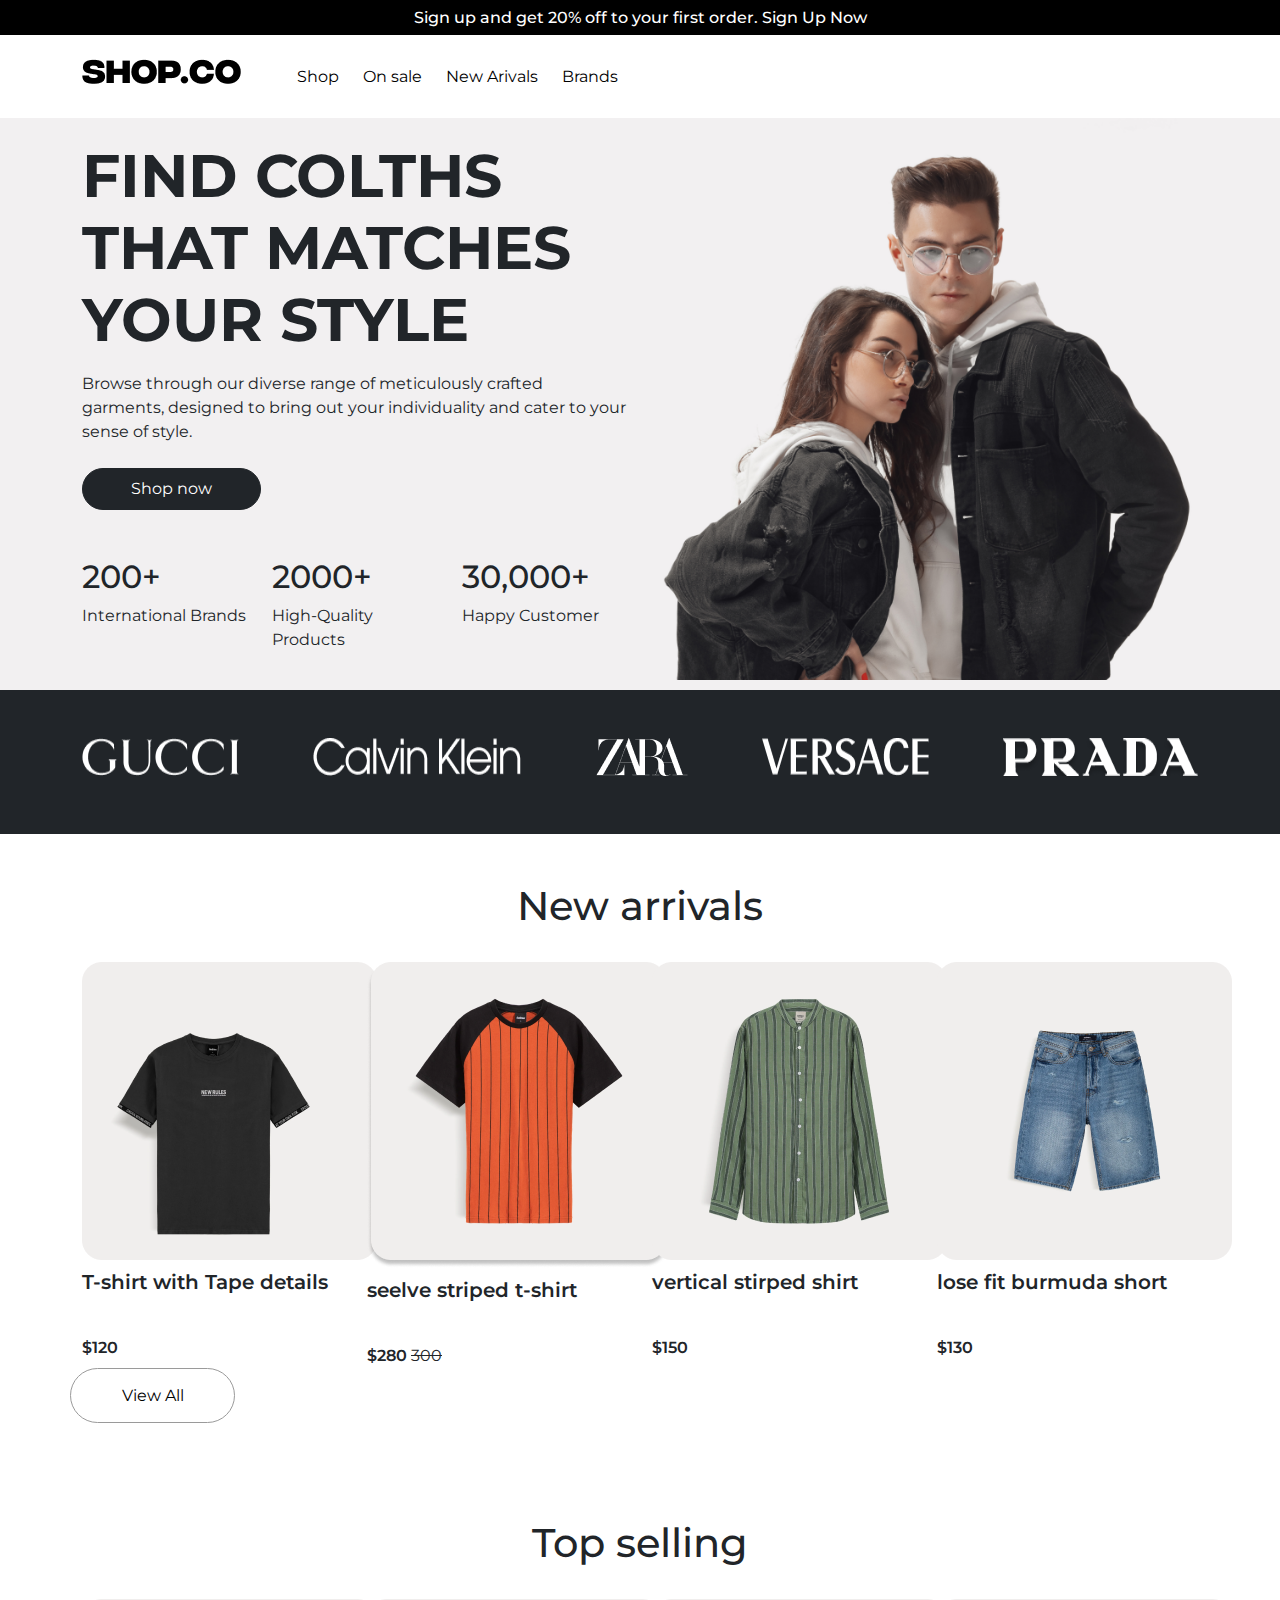
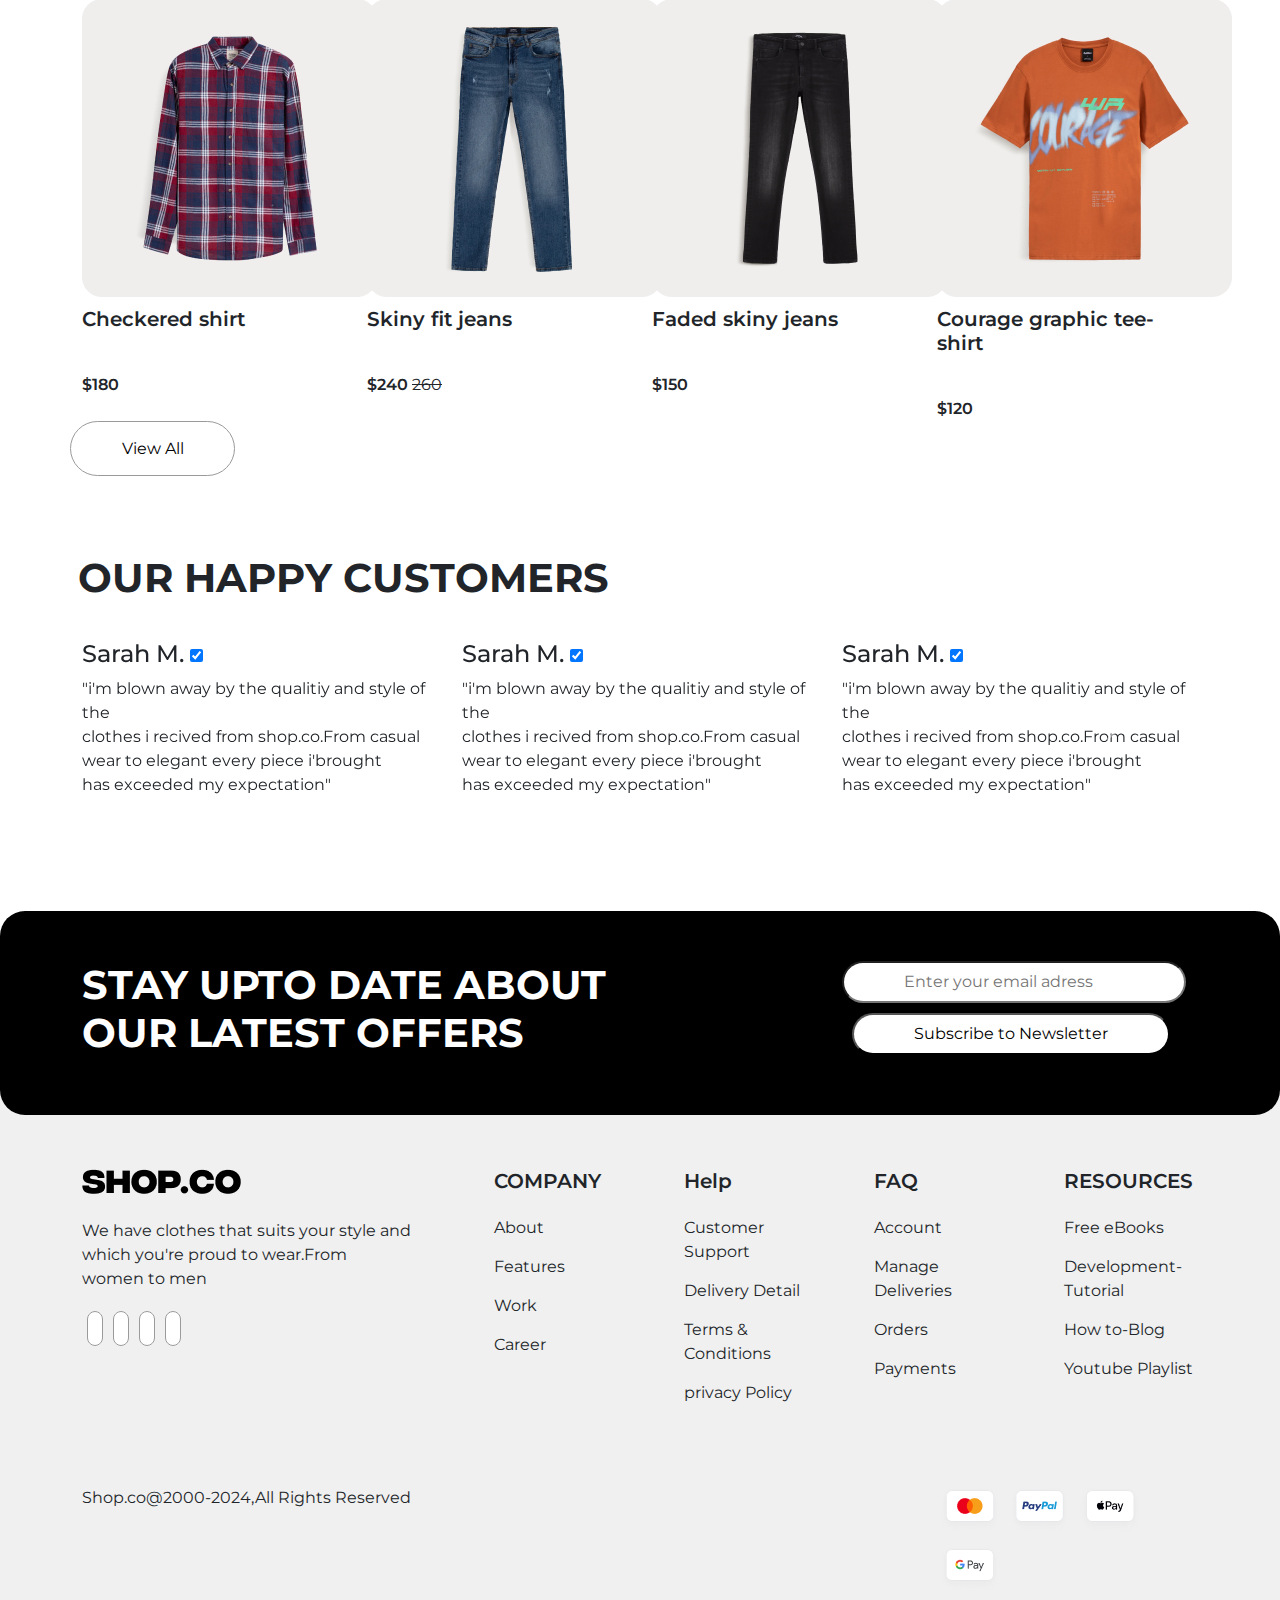
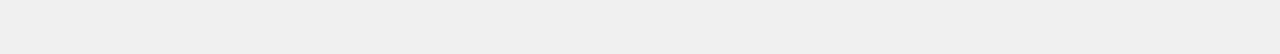
<file: index.html>
<!doctype html>
<html lang="en">

<head>
    <!-- Required meta tags -->
    <meta charset="utf-8">
    <meta name="viewport" content="width=device-width, initial-scale=1">

    <!-- Bootstrap CSS -->
    <link href="https://cdn.jsdelivr.net/npm/bootstrap@5.3.3/dist/css/bootstrap.min.css" rel="stylesheet"
        integrity="sha384-QWTKZyjpPEjISv5WaRU9OFeRpok6YctnYmDr5pNlyT2bRjXh0JMhjY6hW+ALEwIH" crossorigin="anonymous">
    <link rel="stylesheet" href="https://cdnjs.cloudflare.com/ajax/libs/font-awesome/6.5.2/css/all.min.css"
        integrity="sha512-SnH5WK+bZxgPHs44uWIX+LLJAJ9/2PkPKZ5QiAj6Ta86w+fsb2TkcmfRyVX3pBnMFcV7oQPJkl9QevSCWr3W6A=="
        crossorigin="anonymous" referrerpolicy="no-referrer" />
    <link href="https://fonts.googleapis.com/css2?family=Montserrat:ital,wght@0,100..900;1,100..900&display=swap"
        rel="stylesheet">

    <link rel="stylesheet" href="style.css">

    <title>E-commerce website</title>
</head>

<body>
    <!--Top bar-->
    <div class="top-bar py-2 bg-black text-center">
        <div class="container">
            <h6 class="mb-0">Sign up and get 20% off to your first order.<a href="#"> Sign Up Now</a></h6>
        </div>
    </div>

    <!--Navbar-->
    <div class="navbar-main py-4">
        <div class="container">
            <div class="row justify-content-between">
                <div class="col-10">
                    <div class="d-flex align-items-center gap-4">
                        <img src="./images/SHOP.CO.png">

                        <ul class="d-flex gap-4 mb-0 pb-0">
                            <li>
                                <a href="product.html">Shop</a>
                            </li>
                            <li>
                                <a href="#">On sale</a>
                            </li>
                            <li>
                                <a href="#">New Arivals</a>
                            </li>
                            <li>
                                <a href="#">Brands</a>
                            </li>
                        </ul>
                    </div>
                </div>
                <div class="col-2 ">
                    <div class="d-flex gap-3 justify-content-end">
                        <i class="fa-solid fa-cart-shopping"></i>
                        <i class="fa-solid fa-image-portrait"></i>
                    </div>
                </div>

            </div>
        </div>
    </div>

    <!--second-link-->
    <div class="hero-section">
        <div class="container ">
            <div class="row align-items-center ">
                <div class="col-xl-6 col-lg-12 col-md-12 col-sm-12">
                    <h1 class="fw-bolder">FIND COLTHS <br>THAT MATCHES <br>YOUR STYLE</h1>
                    <P class="py-2">Browse through our diverse range of meticulously crafted garments, designed to bring
                        out your
                        individuality and cater to your sense of style.</P>
                    <button class="btn-dark btn px-5 py-2 rounded-pill">Shop now</button>
                    <div class="row pt-5">
                        <div class="col-4">
                            <h2> 200+</h2>
                            <p>International Brands</p>
                        </div>
                        <div class="col-4">
                            <h2>2000+</h2>
                            <p>High-Quality Products</p>
                        </div>
                        <div class="col-4">
                            <h2>30,000+</h2>
                            <p>Happy Customer</p>
                        </div>
                    </div>
                </div>
                <div class="col-xl-6 col-lg-12 col-md-12 col-sm-12">
                    <img class="img-fluid" src="./images/Rectangle 2 (1).png">
                </div>
            </div>

        </div>
    </div>
    <div class="third-section bg-dark py-5">
        <div class="container">
            <div class="d-flex gap-4 justify-content-between flex-wrap">
                <img class="img-fluid" src="/images/Vector (1).png">
                <img class="img-fluid" src="/images/Vector (2).png">
                <img class="img-fluid" src="/images/Vector.png">
                <img class="img-fluid" src="/images/Group (1).png">
                <img  class="img-fluid"src="/images/Group (2).png">
            </div>
        </div>

    </div>
    <div class="new-arrivals py-5">
        <h1 class="text-center pb-4">New arrivals</h1>
        <div class="container">
            <div class="row">
                <div class="col-xl-3 col-lg-4 col-md-6 col-sm-12">
                    <img src="./images/Frame 32.png">
                    <h5>T-shirt with Tape details</h5>
                    <i class="fa-solid fa-star"></i>
                    <i class="fa-solid fa-star"></i>
                    <i class="fa-solid fa-star"></i>
                    <i class="fa-solid fa-star"></i>
                    <i class="fa-solid fa-star"></i>
                    <br>
                    <b>$120</b>

                </div>
                <div class="col-xl-3 col-lg-4 col-md-6 col-sm-12">
                    <img src="./images//Frame 38.png">
                    <h5>seelve striped t-shirt</h5>
                    <i class="fa-solid fa-star"></i>
                    <i class="fa-solid fa-star"></i>
                    <i class="fa-solid fa-star"></i>
                    <i class="fa-solid fa-star"></i>
                    <i class="fa-solid fa-star"></i>
                    <br>
                    <b>$280</b>
                    <del>300</del>

                </div>
                <div class="col-xl-3 col-lg-4 col-md-6 col-sm-12">
                    <img src="./images/Frame 32 (1).png">
                    <h5>vertical stirped shirt</h5>
                    <i class="fa-solid fa-star"></i>
                    <i class="fa-solid fa-star"></i>
                    <i class="fa-solid fa-star"></i>
                    <i class="fa-solid fa-star"></i>
                    <i class="fa-solid fa-star"></i>
                    <br>
                    <b>$150</b>

                </div>
                <div class="col-xl-3 col-lg-4 col-md-6 col-sm-12">
                    <img src="./images/Frame 34 (1).png">
                    <h5>lose fit burmuda short</h5>
                    <i class="fa-solid fa-star"></i>
                    <i class="fa-solid fa-star"></i>
                    <i class="fa-solid fa-star"></i>
                    <i class="fa-solid fa-star"></i>
                    <i class="fa-solid fa-star"></i>
                    <br>
                    <b>$130</b>
                </div>
                <button>View All</button>
            </div>
        </div>
    </div>
    <div class="Top-selling py-5">
        <h1 class="text-center pb-4">Top selling</h1>
        <div class="container">
            <div class="row">
                <div class="col-xl-3 col-lg-4 col-md-6 col-sm-12">
                    <img src="./images/Frame 34.png">
                    <h5>Checkered shirt</h5>
                    <i class="fa-solid fa-star"></i>
                    <i class="fa-solid fa-star"></i>
                    <i class="fa-solid fa-star"></i>
                    <i class="fa-solid fa-star"></i>
                    <i class="fa-solid fa-star"></i>
                    <br>
                    <b>$180</b>

                </div>
                <div class="col-xl-3 col-lg-4 col-md-6 col-sm-12 ">
                    <img src="./images/Frame 33.png">
                    <h5>Skiny fit jeans</h5>
                    <i class="fa-solid fa-star"></i>
                    <i class="fa-solid fa-star"></i>
                    <i class="fa-solid fa-star"></i>
                    <i class="fa-solid fa-star"></i>
                    <i class="fa-solid fa-star"></i>
                    <br>
                    <b>$240</b>
                    <del>260</del>

                </div>
                <div class="col-xl-3 col-lg-4 col-md-6 col-sm-12">
                    <img src="./images/Frame 38 (2).png">
                    <h5>Faded skiny jeans</h5>
                    <i class="fa-solid fa-star"></i>
                    <i class="fa-solid fa-star"></i>
                    <i class="fa-solid fa-star"></i>
                    <i class="fa-solid fa-star"></i>
                    <i class="fa-solid fa-star"></i>
                    <br>
                    <b>$150</b>

                </div>
                <div class="col-xl-3 col-lg-4 col-md-6 col-sm-12">
                    <img src="./images/Frame 33 (1).png">
                    <h5>Courage graphic tee-shirt</h5>
                    <i class="fa-solid fa-star"></i>
                    <i class="fa-solid fa-star"></i>
                    <i class="fa-solid fa-star"></i>
                    <i class="fa-solid fa-star"></i>
                    <i class="fa-solid fa-star"></i>
                    <br>
                    <b>$120</b>
                </div>
                <button>View All</button>
            </div>
        </div>
    </div>
    <!-- <div class="dress-style">
        <h1>BROWESE BY DRESS STYLE</h1>
        <div class="conttainer">
            <div class="row">
                <div class="col-4">
                    <img src="./images/Frame 61.png">
                </div>
                <div class="col-8">
<img src="./images/Frame 62.png">
                </div>
            </div>
        </div>
    </div>-->
    <div class="cards pb-5 px-5 ">
        <h1>OUR HAPPY CUSTOMERS</h1>
        <div class="container">

            <div id="carouselExample" class="carousel slide" data-bs-ride="carousel">
                <div class="carousel-inner">
                  <div class="carousel-item active">
                    <div class="row">
                        <div class="col-lg-4 col-md-6 ">
                            <i class="fa-solid fa-star"></i>
                            <i class="fa-solid fa-star"></i>
                            <i class="fa-solid fa-star"></i>
                            <i class="fa-solid fa-star"></i>
                            <i class="fa-solid fa-star"></i>
                            <h4>Sarah M.
                                <input type="checkbox" checked="checked" />
                            </h4>
                            <p>"i'm blown away by the qualitiy and style of the<br> clothes i recived from shop.co.From
                                casual<br> wear to elegant every piece i'brought <br>has exceeded my expectation"</p>
                    
                        </div>
                        <div class="col-lg-4 col-md-6 ">
                          <i class="fa-solid fa-star"></i>
                          <i class="fa-solid fa-star"></i>
                          <i class="fa-solid fa-star"></i>
                          <i class="fa-solid fa-star"></i>
                          <i class="fa-solid fa-star"></i>
                          <h4>Sarah M.
                              <input type="checkbox" checked="checked" />
                          </h4>
                          <p>"i'm blown away by the qualitiy and style of the<br> clothes i recived from shop.co.From
                              casual<br> wear to elegant every piece i'brought <br>has exceeded my expectation"</p>
                    
                      </div>
                      <div class="col-lg-4 col-md-6 ">
                        <i class="fa-solid fa-star"></i>
                        <i class="fa-solid fa-star"></i>
                        <i class="fa-solid fa-star"></i>
                        <i class="fa-solid fa-star"></i>
                        <i class="fa-solid fa-star"></i>
                        <h4>Sarah M.
                            <input type="checkbox" checked="checked" />
                        </h4>
                        <p>"i'm blown away by the qualitiy and style of the<br> clothes i recived from shop.co.From
                            casual<br> wear to elegant every piece i'brought <br>has exceeded my expectation"</p>
                    
                    </div>
                    </div>
                    
                  </div>
                  <div class="carousel-item ">
                    <div class="row gx-3">
                        <div class="col-lg-4 col-md-6 ">
                            <i class="fa-solid fa-star"></i>
                            <i class="fa-solid fa-star"></i>
                            <i class="fa-solid fa-star"></i>
                            <i class="fa-solid fa-star"></i>
                            <i class="fa-solid fa-star"></i>
                            <h4>Sarah M.
                                <input type="checkbox" checked="checked" />
                            </h4>
                            <p>"i'm blown away by the qualitiy and style of the<br> clothes i recived from shop.co.From
                                casual<br> wear to elegant every piece i'brought <br>has exceeded my expectation"</p>
                    
                        </div>
                        <div class="col-lg-4 col-md-6 ">
                          <i class="fa-solid fa-star"></i>
                          <i class="fa-solid fa-star"></i>
                          <i class="fa-solid fa-star"></i>
                          <i class="fa-solid fa-star"></i>
                          <i class="fa-solid fa-star"></i>
                          <h4>Sarah M.
                              <input type="checkbox" checked="checked" />
                          </h4>
                          <p>"i'm blown away by the qualitiy and style of the<br> clothes i recived from shop.co.From
                              casual<br> wear to elegant every piece i'brought <br>has exceeded my expectation"</p>
                    
                      </div>
                      <div class="col-lg-4 col-md-6 ">
                        <i class="fa-solid fa-star"></i>
                        <i class="fa-solid fa-star"></i>
                        <i class="fa-solid fa-star"></i>
                        <i class="fa-solid fa-star"></i>
                        <i class="fa-solid fa-star"></i>
                        <h4>Sarah M.
                            <input type="checkbox" checked="checked" />
                        </h4>
                        <p>"i'm blown away by the qualitiy and style of the<br> clothes i recived from shop.co.From
                            casual<br> wear to elegant every piece i'brought <br>has exceeded my expectation"</p>
                    
                    </div>
                    </div>
                    
                  </div>
                  
                  <!-- Add more carousel items as needed -->
                </div>
                <button class="carousel-control-prev btn-danger btn" type="button" data-bs-target="#carouselExample" data-bs-slide="prev" >
                  <span class="carousel-control-prev-icon" aria-hidden="true"></span>
                  <span class="visually-hidden">Previous</span>
                </button>
                <button class="carousel-control-next btn-danger btn" type="button" data-bs-target="#carouselExample" data-bs-slide="next">
                  <span class="carousel-control-next-icon" aria-hidden="true"></span>
                  <span class="visually-hidden">Next</span>
                </button>
              </div>



         
        </div>
    </div>
    <div class="subscribe ">
        <div class="container">
            <div class="row">
                <div class="col-lg-8 col-md-12">
                    <h1>STAY UPTO DATE ABOUT<br> OUR LATEST OFFERS</h1>
                </div>
                <div class="col-lg-4 col-md-12">
                    <input type="text" placeholder="Enter your email adress">
                    <br>
                    <button>Subscribe to Newsletter</button>
                </div>
            </div>
        </div>
    </div>
    <div class="footer">
        <div class="container">
            <div class="row">
                <div class="col-lg-4 col-md-6 col-sm-12">
                    <img src="./images/SHOP.CO.png">
                    <p>We have clothes that suits your style and <br>which you're proud to wear.From<br> women to men
                    </p>
                    <i class="fa-brands fa-twitter"></i>
                    <i class="fa-brands fa-facebook-f"></i>
                    <i class="fa-brands fa-instagram"></i>
                    <i class="fa-brands fa-github"></i>
                </div>
                <div class="col-lg-2 col-md-6 col-sm-12">
                    <ul>
                        <h5>COMPANY</h5>
                        <li>
                            About
                        </li>
                        <li>
                            Features
                        </li>
                       
                        <li>
                            Work 
                        </li>
                        <li>
                            Career
                        </li>
                    </ul>
                </div>
                <div class="col-lg-2 col-md-6 col-sm-12">
                    <ul>
                        <h5>Help</h5>
                        <li>
                            Customer Support
                        </li>
                        <li>
                            Delivery Detail
                        </li>
                       
                        <li>
                            Terms & Conditions                  
                              </li>
                        <li>
                            privacy Policy
                        </li>
                    </ul>
                </div>
                <div class="col-lg-2 col-md-6 col-sm-12">
                    <ul>
                        <h5>FAQ</h5>
                        <li>
                            Account
                        </li>
                        <li>
                            Manage Deliveries
                        </li>
                       
                        <li>
                            Orders                
                              </li>
                        <li>
                            Payments
                        </li>
                    </ul>
                </div>
                <div class="col-lg-2 col-md-6 col-sm-12">
                    <ul>
                        <h5>RESOURCES</h5>
                        <li>
                            Free eBooks
                        </li>
                        <li>
                            Development-Tutorial
                        </li>
                       
                        <li>
                            How to-Blog                  
                              </li>
                        <li>
                            Youtube Playlist 
                        </li>
                    </ul>
                </div>
                
            </div>
        </div>
    </div>
    
<div class="lower-footer" >
    <div class="container">
        <div class="row">
            <div class="col-xl-9  col-lg-9 col-md-9 col-xs-12 col-sm-12 ">
            <p>Shop.co@2000-2024,All Rights Reserved</p>
            </div>
            <div class="col-xl-3 col-lg-3 col-md-3 col-xs-12 col-sm-12 ">
                <img src="./images/Badge (1).png" >
                <img src="./images/Badge (2).png">
                <img src="./images/Badge (3).png" >
                <img src="./images/Badge (4).png" >
            </div>
        </div>
    </div>
</div>






    <!-- Option 1: Bootstrap Bundle with Popper -->
    <script src="https://cdn.jsdelivr.net/npm/@popperjs/core@2.11.8/dist/umd/popper.min.js"
        integrity="sha384-I7E8VVD/ismYTF4hNIPjVp/Zjvgyol6VFvRkX/vR+Vc4jQkC+hVqc2pM8ODewa9r"
        crossorigin="anonymous"></script>
    <script src="https://cdn.jsdelivr.net/npm/bootstrap@5.3.3/dist/js/bootstrap.min.js"
        integrity="sha384-0pUGZvbkm6XF6gxjEnlmuGrJXVbNuzT9qBBavbLwCsOGabYfZo0T0to5eqruptLy"
        crossorigin="anonymous"></script>

</body>

</html>
</file>
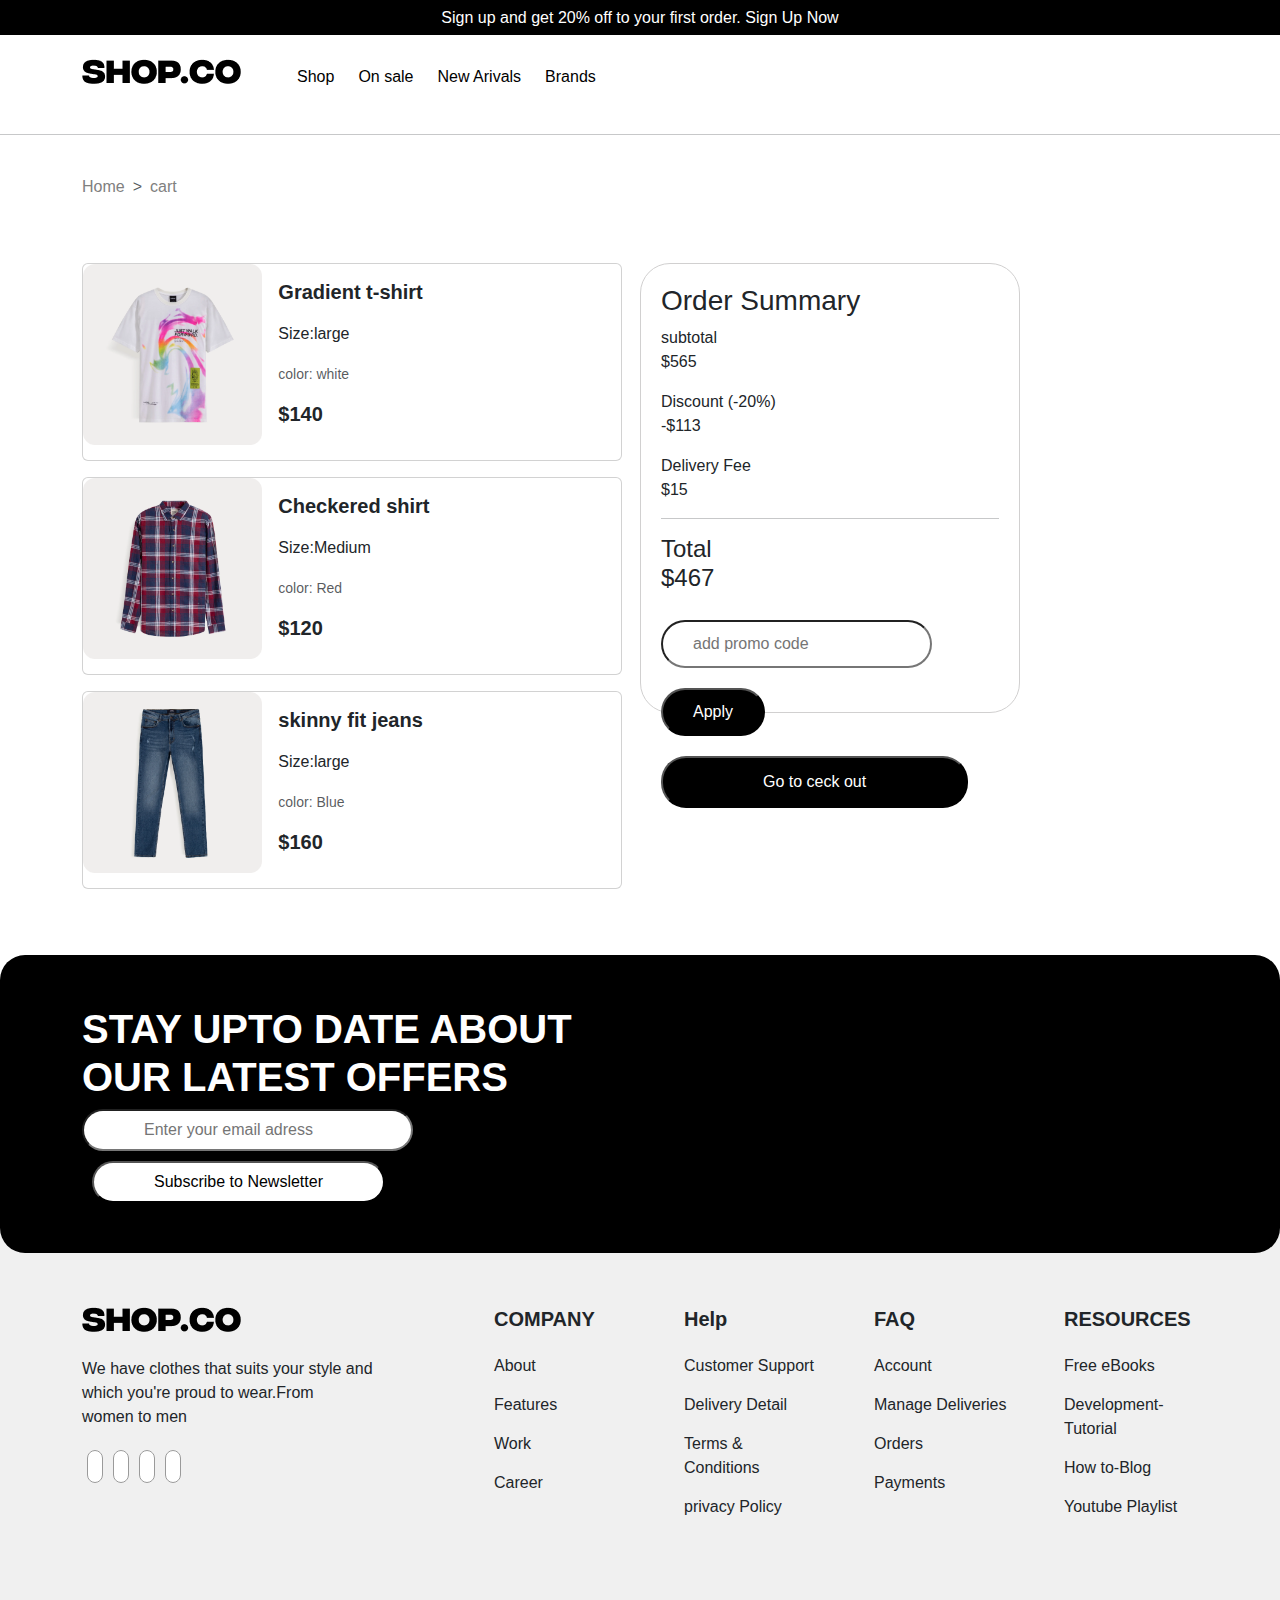
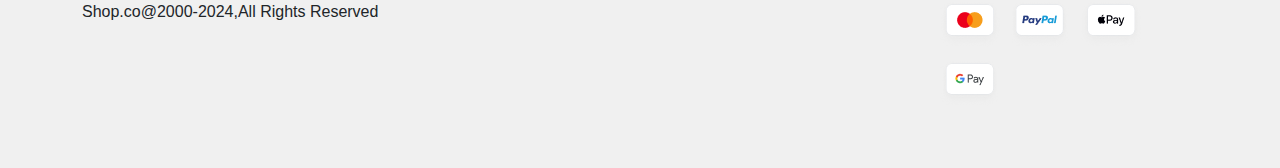
<file: cart.html>
<!DOCTYPE html>
<html lang="en">

<head>
    <meta charset="UTF-8">
    <meta name="viewport" content="width=device-width, initial-scale=1.0">
    <!-- Bootstrap CSS -->
    <link href="https://cdn.jsdelivr.net/npm/bootstrap@5.3.3/dist/css/bootstrap.min.css" rel="stylesheet"
        integrity="sha384-QWTKZyjpPEjISv5WaRU9OFeRpok6YctnYmDr5pNlyT2bRjXh0JMhjY6hW+ALEwIH" crossorigin="anonymous">
    <link rel="stylesheet" href="https://cdnjs.cloudflare.com/ajax/libs/font-awesome/6.5.2/css/all.min.css"
        integrity="sha512-SnH5WK+bZxgPHs44uWIX+LLJAJ9/2PkPKZ5QiAj6Ta86w+fsb2TkcmfRyVX3pBnMFcV7oQPJkl9QevSCWr3W6A=="
        crossorigin="anonymous" referrerpolicy="no-referrer" />
    <link href="https://fonts.googleapis.com/css2?family=Montserrat:ital,wght@0,100..900;1,100..900&display=swap">
    <!--stylesheet-->

    <link rel="stylesheet" href=style.css>

    <title>Document</title>
</head>

<body>
    <!--Top bar-->
    <div class="top-bar py-2 bg-black text-center">
        <div class="container">
            <h6 class="mb-0">Sign up and get 20% off to your first order.<a href="#"> Sign Up Now</a></h6>
        </div>
    </div>


    <div class="navbar-main py-4">
        <div class="container">
            <div class="row justify-content-between">
                <div class="col-10">
                    <div class="d-flex align-items-center gap-4">
                        <img src="./images/SHOP.CO.png">

                        <ul class="d-flex gap-4 mb-0 pb-0">
                            <li>
                                <a href=".index.html">Shop</a>
                            </li>
                            <li>
                                <a href="#">On sale</a>
                            </li>
                            <li>
                                <a href="#">New Arivals</a>
                            </li>
                            <li>
                                <a href="#">Brands</a>
                            </li>
                        </ul>
                    </div>
                </div>
                <div class="col-2 ">
                    <div class="d-flex gap-3 justify-content-end">
                        <i class="fa-solid fa-cart-shopping"></i>
                        <i class="fa-solid fa-image-portrait"></i>
                    </div>
                </div>

            </div>
        </div>
    </div>
    <hr>
    <!---second-nav-->
    <div class="container py-4">
        <nav style="--bs-breadcrumb-divider: '>';  " aria-label="breadcrumb">
            <ol class="breadcrumb">
                <li class="breadcrumb-item"><a href="#">Home</a></li>
                <li class="breadcrumb-item"><a href="#">cart</a></li>
    </div> &nbsp &nbsp &nbsp
    <div class="cart">
        <div class="container">
            <div class="row">
                <div class="col-6">

                    <div class="card mb-3" style="max-width: 540px;">
                        <div class="row g-0">
                          <div class="col-md-4">
                            <img src="./images/Frame 33 (2).png" class="img-fluid rounded-start" alt="...">
                          </div>
                          <div class="col-md-8">
                            <div class="card-body">
                              <h5 class="card-title">Gradient t-shirt</h5>
                              <p class="card-text">Size:<span>large</span></p>
                              <p class="card-text"><small class="text-body-secondary">color: <span>white</span></small></p>
                              <h5>$140</h5>
                            </div>
                          </div>
                        </div>
                      </div>
                      <div class="card mb-3" style="max-width: 540px;">
                        <div class="row g-0">
                          <div class="col-md-4">
                            <img src="./images/Frame 34.png" class="img-fluid rounded-start" alt="...">
                          </div>
                          <div class="col-md-8">
                            <div class="card-body">
                              <h5 class="card-title">Checkered shirt</h5>
                              <p class="card-text">Size:<span>Medium</span></p>
                              <p class="card-text"><small class="text-body-secondary">color: <span>Red</span></small></p>
                              <h5>$120</h5>
                            </div>
                          </div>
                        </div>
                      </div>
                      <div class="card mb-3" style="max-width: 540px;">
                        <div class="row g-0">
                          <div class="col-md-4">
                            <img src="./images/Frame 33.png" class="img-fluid rounded-start" alt="...">
                          </div>
                          <div class="col-md-8">
                            <div class="card-body">
                              <h5 class="card-title">skinny fit jeans</h5>
                              <p class="card-text">Size:<span>large</span></p>
                              <p class="card-text"><small class="text-body-secondary">color: <span>Blue</span></small></p>
                              <h5>$160</h5>
                            </div>
                          </div>
                        </div>
                      </div>
                </div>
                
    <div class="col-4">
        <h3>Order Summary</h3>
        <p>subtotal
            &nbsp &nbsp &nbsp &nbsp &nbsp &nbsp &nbsp &nbsp &nbsp &nbsp &nbsp &nbsp &nbsp &nbsp &nbsp &nbsp
            &nbsp &nbsp &nbsp&nbsp &nbsp &nbsp&nbsp &nbsp &nbsp &nbsp &nbsp &nbsp &nbsp &nbsp
            $565
        </p>
        <p> Discount (-20%) &nbsp &nbsp &nbsp &nbsp &nbsp &nbsp &nbsp &nbsp &nbsp &nbsp &nbsp &nbsp &nbsp
            &nbsp &nbsp&nbsp &nbsp &nbsp &nbsp &nbsp &nbsp &nbsp &nbsp
            -$113</p>
        <p>Delivery Fee &nbsp &nbsp &nbsp &nbsp &nbsp &nbsp &nbsp &nbsp &nbsp &nbsp &nbsp &nbsp &nbsp &nbsp
            &nbsp &nbsp &nbsp &nbsp &nbsp &nbsp &nbsp &nbsp &nbsp &nbsp &nbsp &nbsp &nbsp
            $15</p>
        <hr>
        <h4>Total &nbsp &nbsp &nbsp &nbsp &nbsp &nbsp &nbsp &nbsp &nbsp &nbsp &nbsp &nbsp &nbsp &nbsp &nbsp
            &nbsp &nbsp &nbsp &nbsp

            $467</h4>
        <input type="text" placeholder="add promo code"> <button id="bt-one">Apply</button>
        <button id="bt-two">Go to ceck out <i class="fa-solid fa-arrow-right"></i></button>
    </div>
    </div>
    </div>
    </div>
    <div class="subscribe ">
        <div class="container">
            <div class="row">
                <div class="col-8">
                    <h1>STAY UPTO DATE ABOUT<br> OUR LATEST OFFERS</h1>
                </div>
                <div class="col-6">
                    <input type="text" placeholder="Enter your email adress">
                    <br>
                    <button>Subscribe to Newsletter</button>
                </div>
            </div>
        </div>
    </div>
    <div class="footer">
        <div class="container">
            <div class="row">
                <div class="col-4">
                    <img src="./images/SHOP.CO.png">
                    <p>We have clothes that suits your style and <br>which you're proud to wear.From<br> women to men
                    </p>
                    <i class="fa-brands fa-twitter"></i>
                    <i class="fa-brands fa-facebook-f"></i>
                    <i class="fa-brands fa-instagram"></i>
                    <i class="fa-brands fa-github"></i>
                </div>
                <div class="col-2">
                    <ul>
                        <h5>COMPANY</h5>
                        <li>
                            About
                        </li>
                        <li>
                            Features
                        </li>

                        <li>
                            Work
                        </li>
                        <li>
                            Career
                        </li>
                    </ul>
                </div>
                <div class="col-2">
                    <ul>
                        <h5>Help</h5>
                        <li>
                            Customer Support
                        </li>
                        <li>
                            Delivery Detail
                        </li>

                        <li>
                            Terms & Conditions
                        </li>
                        <li>
                            privacy Policy
                        </li>
                    </ul>
                </div>
                <div class="col-2">
                    <ul>
                        <h5>FAQ</h5>
                        <li>
                            Account
                        </li>
                        <li>
                            Manage Deliveries
                        </li>

                        <li>
                            Orders
                        </li>
                        <li>
                            Payments
                        </li>
                    </ul>
                </div>
                <div class="col-2">
                    <ul>
                        <h5>RESOURCES</h5>
                        <li>
                            Free eBooks
                        </li>
                        <li>
                            Development-Tutorial
                        </li>

                        <li>
                            How to-Blog
                        </li>
                        <li>
                            Youtube Playlist
                        </li>
                    </ul>
                </div>

            </div>
        </div>
    </div>

    <div class="lower-footer">
        <div class="container">
            <div class="row">
                <div class="col-9">
                    <p>Shop.co@2000-2024,All Rights Reserved</p>
                </div>
                <div class="col-3">
                    <img src="./images/Badge (1).png">
                    <img src="./images/Badge (2).png">
                    <img src="./images/Badge (3).png">
                    <img src="./images/Badge (4).png">
                </div>
            </div>
        </div>
    </div>
</file>
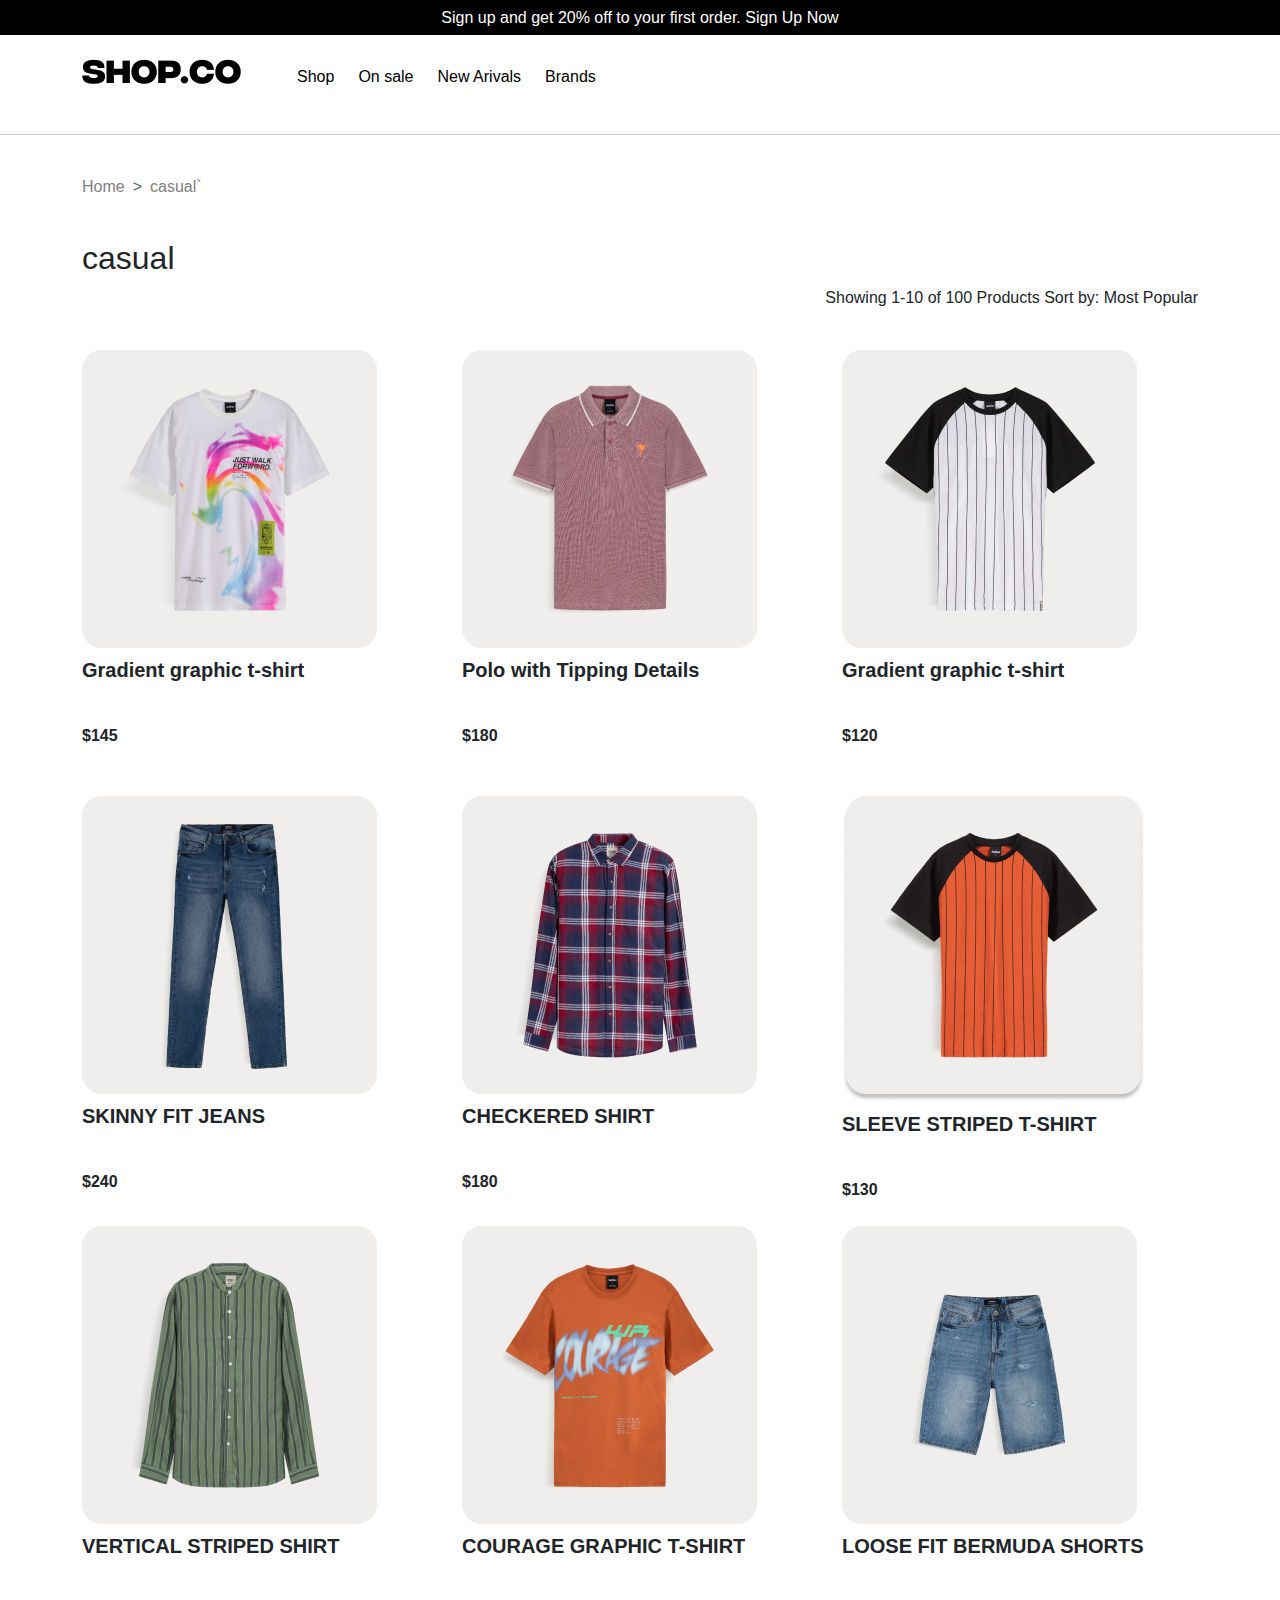
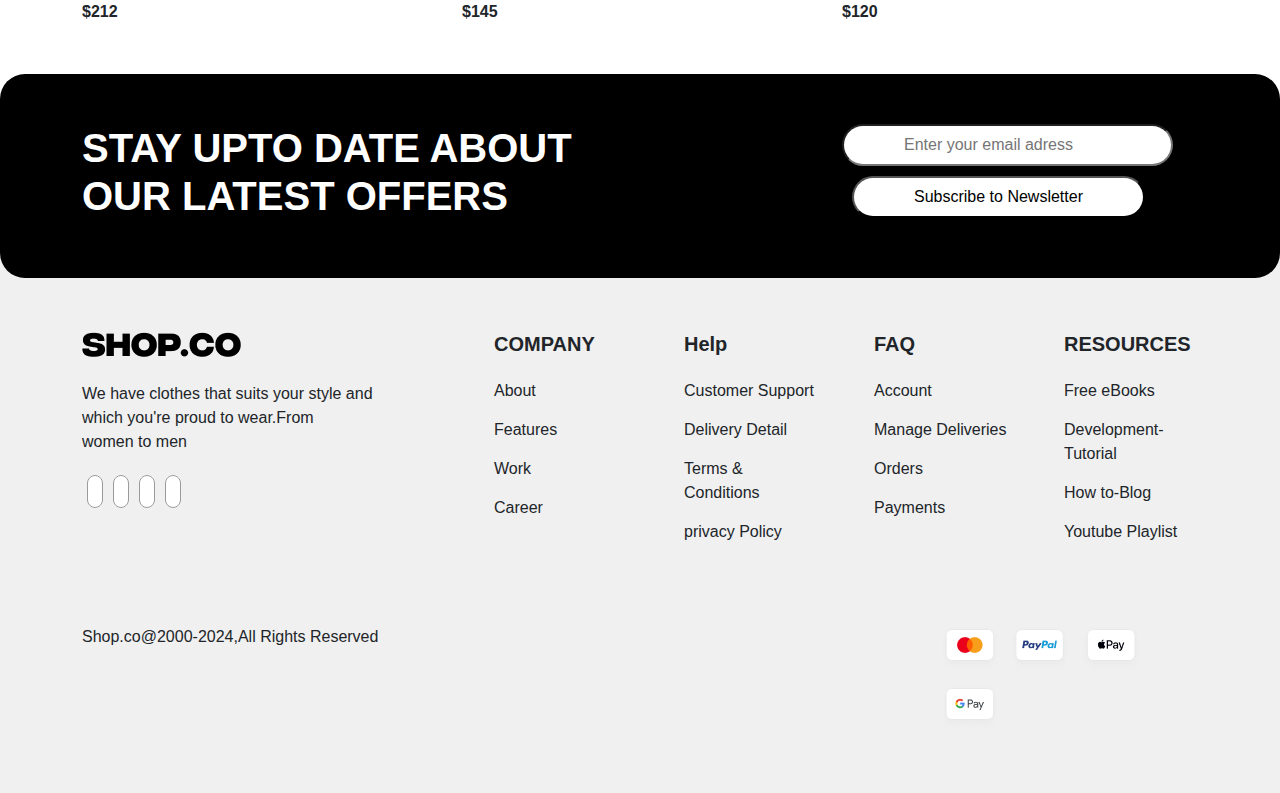
<file: casual.html>
<!DOCTYPE html>
<html lang="en">

<head>
    <meta charset="UTF-8">
    <meta name="viewport" content="width=device-width, initial-scale=1.0">
    <!-- Bootstrap CSS -->
    <link href="https://cdn.jsdelivr.net/npm/bootstrap@5.3.3/dist/css/bootstrap.min.css" rel="stylesheet"
        integrity="sha384-QWTKZyjpPEjISv5WaRU9OFeRpok6YctnYmDr5pNlyT2bRjXh0JMhjY6hW+ALEwIH" crossorigin="anonymous">
    <link rel="stylesheet" href="https://cdnjs.cloudflare.com/ajax/libs/font-awesome/6.5.2/css/all.min.css"
        integrity="sha512-SnH5WK+bZxgPHs44uWIX+LLJAJ9/2PkPKZ5QiAj6Ta86w+fsb2TkcmfRyVX3pBnMFcV7oQPJkl9QevSCWr3W6A=="
        crossorigin="anonymous" referrerpolicy="no-referrer" />
    <link href="https://fonts.googleapis.com/css2?family=Montserrat:ital,wght@0,100..900;1,100..900&display=swap">
    <!--stylesheet-->

    <link rel="stylesheet" href=style.css>

    <title>Document</title>
</head>

<body>
    <!--Top bar-->
    <div class="top-bar py-2 bg-black text-center">
        <div class="container">
            <h6 class="mb-0">Sign up and get 20% off to your first order.<a href="#"> Sign Up Now</a></h6>
        </div>
    </div>


    <div class="navbar-main py-4">
        <div class="container">
            <div class="row justify-content-between">
                <div class="col-10">
                    <div class="d-flex align-items-center gap-4">
                        <img src="./images/SHOP.CO.png">

                        <ul class="d-flex gap-4 mb-0 pb-0">
                            <li>
                                <a href=".index.html">Shop</a>
                            </li>
                            <li>
                                <a href="#">On sale</a>
                            </li>
                            <li>
                                <a href="#">New Arivals</a>
                            </li>
                            <li>
                                <a href="#">Brands</a>
                            </li>
                        </ul>
                    </div>
                </div>
                <div class="col-2 ">
                    <div class="d-flex gap-3 justify-content-end">
                        <i class="fa-solid fa-cart-shopping"></i>
                        <i class="fa-solid fa-image-portrait"></i>
                    </div>
                </div>

            </div>
        </div>
    </div>
    <hr>
    <!---second-nav-->
    <div class="container py-4">
        <nav style="--bs-breadcrumb-divider: '>';  " aria-label="breadcrumb">
            <ol class="breadcrumb">
                <li class="breadcrumb-item"><a href="#">Home</a></li>
                <li class="breadcrumb-item"><a href="#">casual`</a></li>
    </div>
    <div class="casual-one">
        <div class="container">
            <h2>casual</h2>
            <p>Showing 1-10 of 100 Products
                Sort by: Most Popular</p>
            <div class="row py-4">
                <div class="col-4">
                    <img src="./images/Frame 33 (2).png">
                    <h5>Gradient graphic t-shirt</h5>
                    <i class="fa-solid fa-star"></i>
                    <i class="fa-solid fa-star"></i>
                    <i class="fa-solid fa-star"></i>
                    <i class="fa-solid fa-star"></i>
                    <i class="fa-solid fa-star"></i>
                    <br>
                    <b>$145</b>
                </div>
                <div class="col-4">
                    <img src="./images/Frame 34 (2).png">
                    <h5>Polo with Tipping Details</h5>
                    <i class="fa-solid fa-star"></i>
                    <i class="fa-solid fa-star"></i>
                    <i class="fa-solid fa-star"></i>
                    <i class="fa-solid fa-star"></i>
                    <i class="fa-solid fa-star"></i>
                    <br>
                    <b>$180</b>
                </div>
                <div class="col-4">
                    <img src="./images/Frame 38 (3).png">
                    <h5>Gradient graphic t-shirt</h5>
                    <i class="fa-solid fa-star"></i>
                    <i class="fa-solid fa-star"></i>
                    <i class="fa-solid fa-star"></i>
                    <i class="fa-solid fa-star"></i>
                    <i class="fa-solid fa-star"></i>
                    <br>
                    <b>$120</b>
                </div>
            </div>
        </div>
    </div>
            <div class="casual-two">
                <div class="container">
                    <div class="row py-4">
                        <div class="col-4">
                            <img src="./images/Frame 33.png">
                            <h5>SKINNY FIT JEANS</h5>
                            <i class="fa-solid fa-star"></i>
                            <i class="fa-solid fa-star"></i>
                            <i class="fa-solid fa-star"></i>
                            <i class="fa-solid fa-star"></i>
                            <i class="fa-solid fa-star"></i>
                            <br>
                            <b>$240</b>
                        </div>
                        <div class="col-4">
                            <img src="./images/Frame 34.png">
                            <h5>CHECKERED SHIRT</h5>
                            <i class="fa-solid fa-star"></i>
                            <i class="fa-solid fa-star"></i>
                            <i class="fa-solid fa-star"></i>
                            <i class="fa-solid fa-star"></i>
                            <i class="fa-solid fa-star"></i>
                            <br>
                            <b>$180</b>
                        </div>
                        <div class="col-4">
                            <img src="./images/Frame 38.png">
                            <h5>SLEEVE STRIPED T-SHIRT</h5>
                            <i class="fa-solid fa-star"></i>
                            <i class="fa-solid fa-star"></i>
                            <i class="fa-solid fa-star"></i>
                            <i class="fa-solid fa-star"></i>
                            <i class="fa-solid fa-star"></i>
                            <br>
                            <b>$130</b>
                        </div>
                    </div>
                </div>
            </div>
                    <div class="casual-three">
                        <div class="container">
                            <div class="row">
                                <div class="col-4">
                                    <img src="./images/Frame 32 (1).png">
                                    <h5>VERTICAL STRIPED SHIRT</h5>
                                    <i class="fa-solid fa-star"></i>
                                    <i class="fa-solid fa-star"></i>
                                    <i class="fa-solid fa-star"></i>
                                    <i class="fa-solid fa-star"></i>
                                    <i class="fa-solid fa-star"></i>
                                    <br>
                                    <b>$212</b>
                                </div>
                                <div class="col-4">
                                    <img src="./images/Frame 33 (1).png">
                                    <h5>COURAGE GRAPHIC T-SHIRT</h5>
                                    <i class="fa-solid fa-star"></i>
                                    <i class="fa-solid fa-star"></i>
                                    <i class="fa-solid fa-star"></i>
                                    <i class="fa-solid fa-star"></i>
                                    <i class="fa-solid fa-star"></i>
                                    <br>
                                    <b>$145</b>
                                </div>
                                <div class="col-4">
                                    <img src="./images/Frame 34 (1).png">
                                    <h5>LOOSE FIT BERMUDA SHORTS</h5>
                                    <i class="fa-solid fa-star"></i>
                                    <i class="fa-solid fa-star"></i>
                                    <i class="fa-solid fa-star"></i>
                                    <i class="fa-solid fa-star"></i>
                                    <i class="fa-solid fa-star"></i>
                                    <br>
                                    <b>$120</b>
                                </div>
                            </div>
                        </div>
                    </div>
                    <div class="subscribe ">
                        <div class="container">
                            <div class="row">
                                <div class="col-8">
                                    <h1>STAY UPTO DATE ABOUT<br> OUR LATEST OFFERS</h1>
                                </div>
                                <div class="col-4">
                                    <input type="text" placeholder="Enter your email adress">
                                    <br>
                                    <button>Subscribe to Newsletter</button>
                                </div>
                            </div>
                        </div>
                    </div>
                    <div class="footer">
                        <div class="container">
                            <div class="row">
                                <div class="col-4">
                                    <img src="./images/SHOP.CO.png">
                                    <p>We have clothes that suits your style and <br>which you're proud to wear.From<br> women to men
                                    </p>
                                    <i class="fa-brands fa-twitter"></i>
                                    <i class="fa-brands fa-facebook-f"></i>
                                    <i class="fa-brands fa-instagram"></i>
                                    <i class="fa-brands fa-github"></i>
                                </div>
                                <div class="col-2">
                                    <ul>
                                        <h5>COMPANY</h5>
                                        <li>
                                            About
                                        </li>
                                        <li>
                                            Features
                                        </li>
                
                                        <li>
                                            Work
                                        </li>
                                        <li>
                                            Career
                                        </li>
                                    </ul>
                                </div>
                                <div class="col-2">
                                    <ul>
                                        <h5>Help</h5>
                                        <li>
                                            Customer Support
                                        </li>
                                        <li>
                                            Delivery Detail
                                        </li>
                
                                        <li>
                                            Terms & Conditions
                                        </li>
                                        <li>
                                            privacy Policy
                                        </li>
                                    </ul>
                                </div>
                                <div class="col-2">
                                    <ul>
                                        <h5>FAQ</h5>
                                        <li>
                                            Account
                                        </li>
                                        <li>
                                            Manage Deliveries
                                        </li>
                
                                        <li>
                                            Orders
                                        </li>
                                        <li>
                                            Payments
                                        </li>
                                    </ul>
                                </div>
                                <div class="col-2">
                                    <ul>
                                        <h5>RESOURCES</h5>
                                        <li>
                                            Free eBooks
                                        </li>
                                        <li>
                                            Development-Tutorial
                                        </li>
                
                                        <li>
                                            How to-Blog
                                        </li>
                                        <li>
                                            Youtube Playlist
                                        </li>
                                    </ul>
                                </div>
                
                            </div>
                        </div>
                    </div>
                
                    <div class="lower-footer">
                        <div class="container">
                            <div class="row">
                                <div class="col-9">
                                    <p>Shop.co@2000-2024,All Rights Reserved</p>
                                </div>
                                <div class="col-3">
                                    <img src="./images/Badge (1).png">
                                    <img src="./images/Badge (2).png">
                                    <img src="./images/Badge (3).png">
                                    <img src="./images/Badge (4).png">
                                </div>
                            </div>
                        </div>
                    </div>
</file>
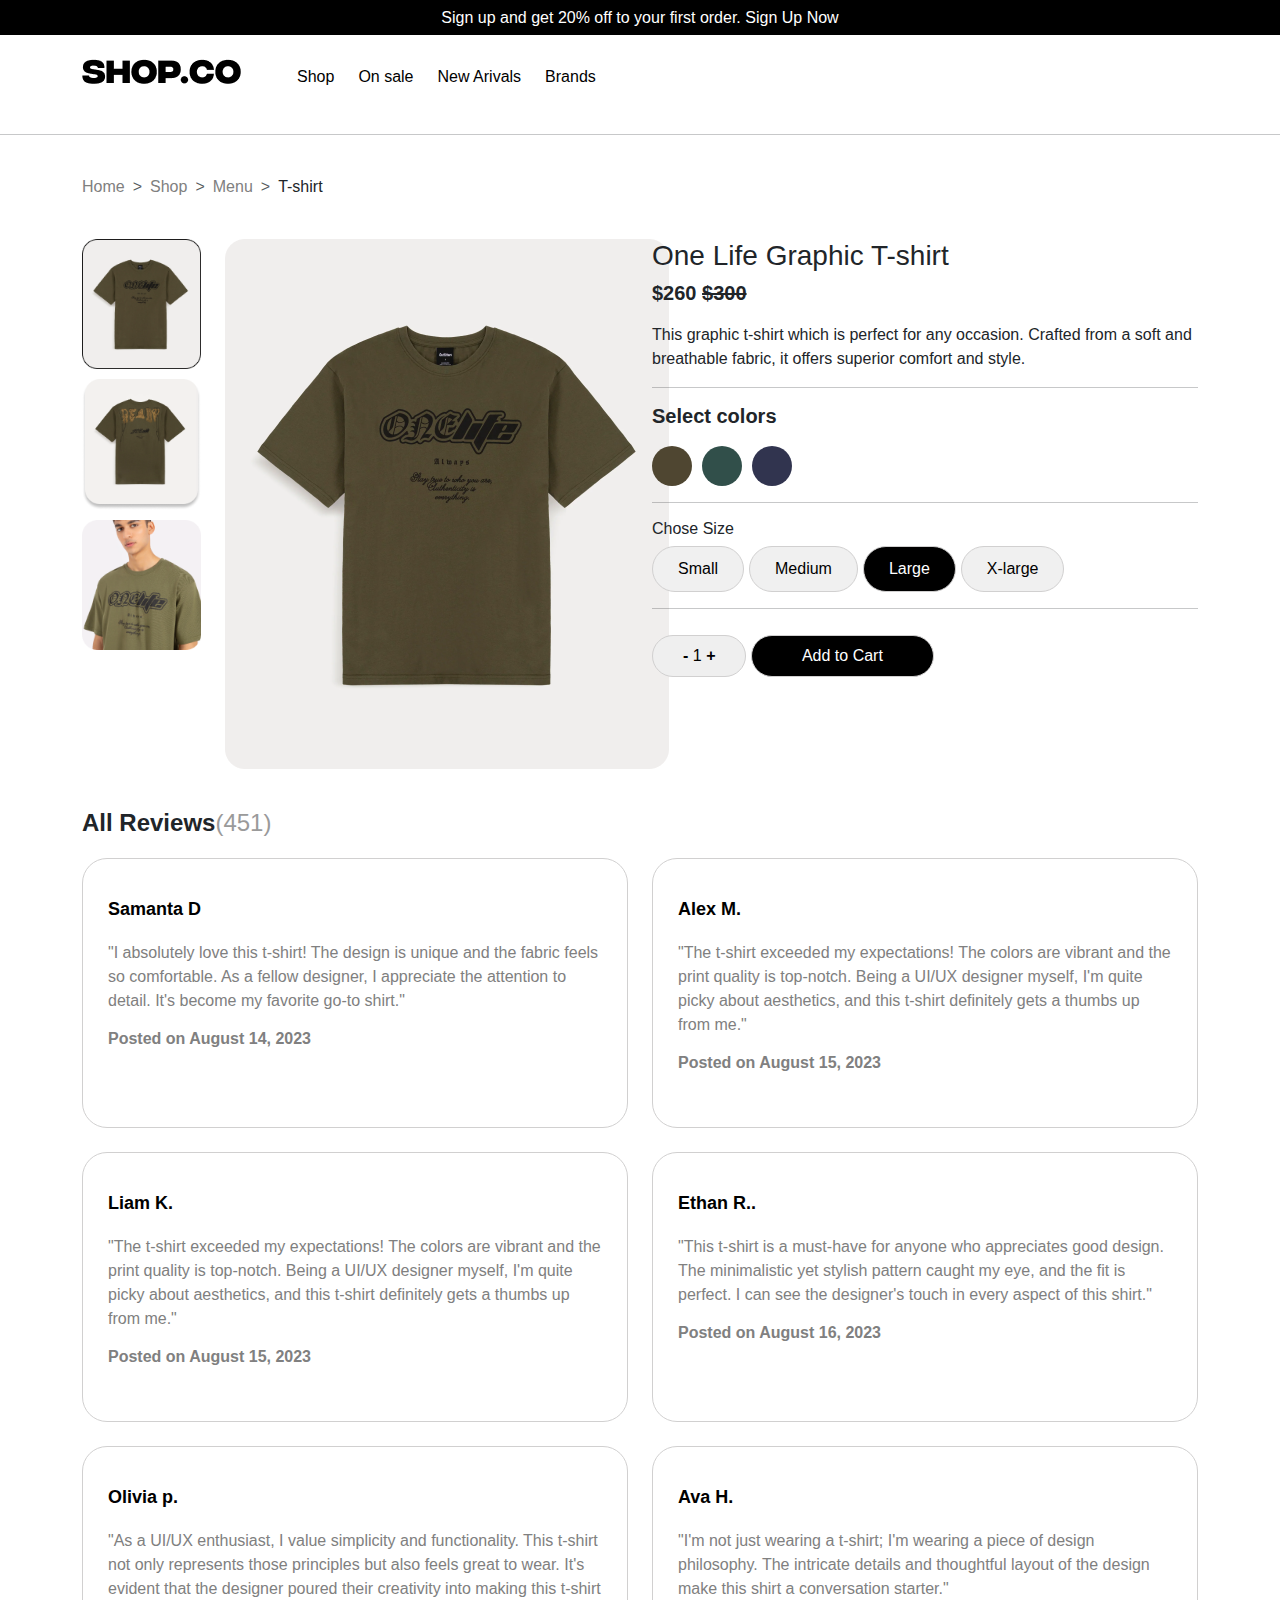
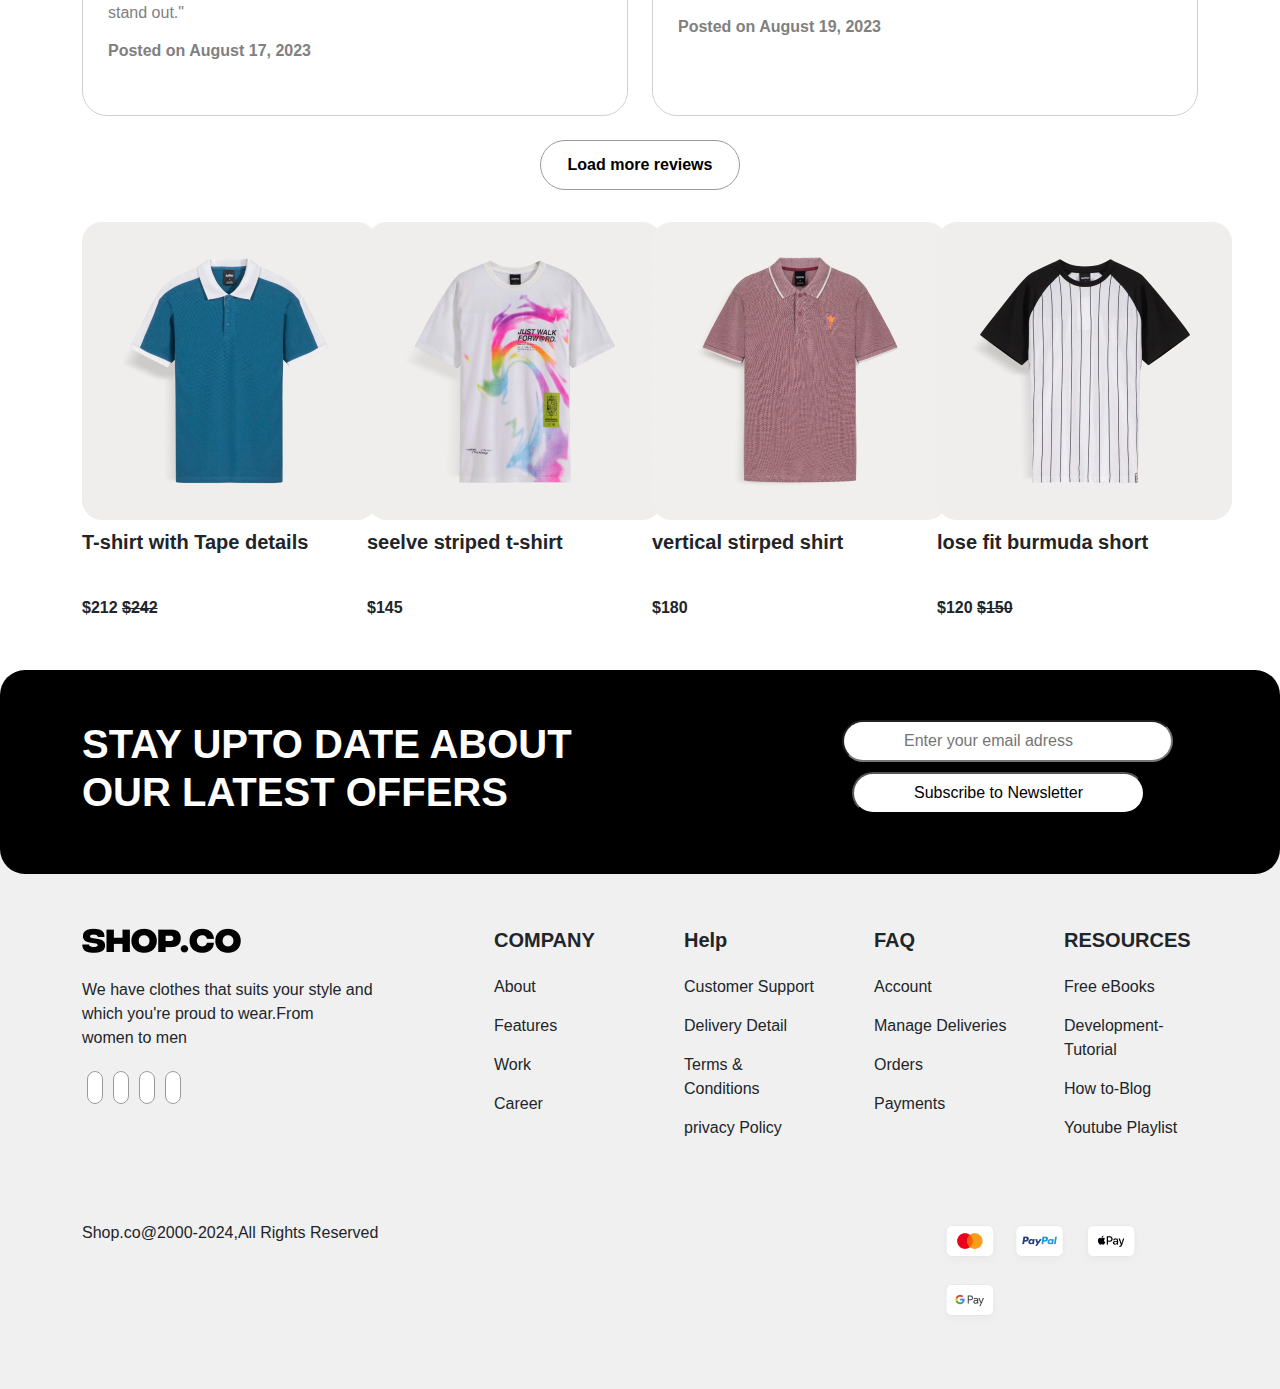
<file: product.html>
<!DOCTYPE html>
<html lang="en">

<head>
    <meta charset="UTF-8">
    <meta name="viewport" content="width=device-width, initial-scale=1.0">
    <!-- Bootstrap CSS -->
    <link href="https://cdn.jsdelivr.net/npm/bootstrap@5.3.3/dist/css/bootstrap.min.css" rel="stylesheet"
        integrity="sha384-QWTKZyjpPEjISv5WaRU9OFeRpok6YctnYmDr5pNlyT2bRjXh0JMhjY6hW+ALEwIH" crossorigin="anonymous">
    <link rel="stylesheet" href="https://cdnjs.cloudflare.com/ajax/libs/font-awesome/6.5.2/css/all.min.css"
        integrity="sha512-SnH5WK+bZxgPHs44uWIX+LLJAJ9/2PkPKZ5QiAj6Ta86w+fsb2TkcmfRyVX3pBnMFcV7oQPJkl9QevSCWr3W6A=="
        crossorigin="anonymous" referrerpolicy="no-referrer" />
    <link href="https://fonts.googleapis.com/css2?family=Montserrat:ital,wght@0,100..900;1,100..900&display=swap">
    <!--stylesheet-->

    <link rel="stylesheet" href=style.css>

    <title>Document</title>
</head>

<body>
    <!--Top bar-->
    <div class="top-bar py-2 bg-black text-center">
        <div class="container">
            <h6 class="mb-0">Sign up and get 20% off to your first order.<a href="#"> Sign Up Now</a></h6>
        </div>
    </div>


    <div class="navbar-main py-4">
        <div class="container">
            <div class="row justify-content-between">
                <div class="col-10">
                    <div class="d-flex align-items-center gap-4">
                        <img src="./images/SHOP.CO.png">

                        <ul class="d-flex gap-4 mb-0 pb-0">
                            <li>
                                <a href=".index.html">Shop</a>
                            </li>
                            <li>
                                <a href="#">On sale</a>
                            </li>
                            <li>
                                <a href="#">New Arivals</a>
                            </li>
                            <li>
                                <a href="#">Brands</a>
                            </li>
                        </ul>
                    </div>
                </div>
                <div class="col-2 ">
                    <div class="d-flex gap-3 justify-content-end">
                        <i class="fa-solid fa-cart-shopping"></i>
                        <i class="fa-solid fa-image-portrait"></i>
                    </div>
                </div>

            </div>
        </div>
    </div>
    <hr>
    <!---second-nav-->
    <div class="container py-4">
        <nav style="--bs-breadcrumb-divider: '>';  " aria-label="breadcrumb">
            <ol class="breadcrumb">
                <li class="breadcrumb-item"><a href="#">Home</a></li>
                <li class="breadcrumb-item"><a href="#">Shop</a></li>
                <li class="breadcrumb-item"><a href="#">Menu</a></li>
                <li class="breadcrumb-item"><a class="text-dark" href="#">T-shirt</a></li>

            </ol>
        </nav>
 </div>
 <!--chose section-->
    <div class="grapic-shirt">
        <div class="container">
            <div class="row ">
                <div class="col-xl-6 col-lg-12 col-md-12 col-sm-12">
                    <div class="row">
                        <div class="col-3 order-2 order-md-1">
                            <div class="d-flex flex-xl-column flex-lg-column flex-md-row flex-sm-row flex-xs-row">
                            <img class=" flex-fill" src="./images/image 2 (1).png">
                            <img class=" flex-fill"src="./images/image 5 (1).png">
                            <img class=" flex-fill"src="./images/image 6.png">
                            </div>
                        </div>
                        <div class="col-xl-3 col-lg-3 col-md-12 order-1 order-md-2">
                            <img src="./images/image 1.png">
                        </div>
                    </div>
                
                </div>
                <div class="col-xl-6 col-lg-12 col-md-12 col-sm-12">
                    <h3>One Life Graphic T-shirt</h3>
                    <i class="fa-solid fa-star"></i>
                    <i class="fa-solid fa-star"></i>
                    <i class="fa-solid fa-star"></i>
                    <i class="fa-solid fa-star"></i>
                    <i class="fa-solid fa-star"></i>
                    <h5>$260
                        <del>$300</del>
                    </h5>
                    <p>This graphic t-shirt which is perfect for any occasion. Crafted from a soft and breathable
                        fabric, it
                        offers superior comfort and style.</p>
                    <hr>
                    <h5>Select colors</h5>
                    <div class="color-selector">

                        <div class="div-one">
                            <i class="fa-solid fa-check"></i>
                        </div>
                        <div class="div-two">

                        </div>
                        <div class="div-three">

                        </div>
                    </div>
                    <hr>
                    <h6>Chose Size</h6>
                    <div class="chose-size"> 
                            <button class="size-one">Small</button>
                    
                            <button class="size-two">Medium</button>
                            <button class="size-three">Large</button>
                            <button class="size-four">X-large</button>
                    </div>
                    <hr>
                    <div class="buttons">
                        <div class="button-one">
                            <button id="b-one"><b>-</b> 1 <b>+</b> </button>

                            <button id="b-two">Add to Cart</button>
                        </div>
                    </div>
                </div>
            </div>
        </div>
    </div>


    <div class="reviews">

        <div class="container">
            <h4>All Reviews<span>(451)</span></h4>
            <div class="row gy-4 justify-content-center">
                <div class="col-lg-6 col-md-6 col-sm-12">
                    <div class="review">

                        <i class="fa-solid fa-star"></i>
                        <i class="fa-solid fa-star"></i>
                        <i class="fa-solid fa-star"></i>
                        <i class="fa-solid fa-star"></i>
                        <i class="fa-solid fa-star"></i>
                        <h4>Samanta D
                            <i class="fa-solid fa-circle-check"></i>
                        </h4>

                        <p> "I absolutely love this t-shirt! The design is unique and the fabric feels so comfortable.
                            As a
                            fellow designer, I appreciate the attention to detail. It's become my favorite go-to shirt."
                        </p>
                        <h5>Posted on August 14, 2023</h5>

                    </div>
                </div>
                <div class="col-lg-6 col-md-6 col-sm-12">
                    <div class="review">
                        <i class="fa-solid fa-star"></i>
                        <i class="fa-solid fa-star"></i>
                        <i class="fa-solid fa-star"></i>
                        <i class="fa-solid fa-star"></i>
                        <i class="fa-solid fa-star"></i>
                        <h4>Alex M.
                            <i class="fa-solid fa-circle-check"></i>
                        </h4>
                        <p>"The t-shirt exceeded my expectations! The colors are vibrant and the print quality is
                            top-notch.
                            Being a UI/UX designer myself, I'm quite picky about aesthetics, and this t-shirt definitely
                            gets a thumbs up from me."</p>
                        <h5>Posted on August 15, 2023</h5>
                    </div>
                </div>
                <div class="col-lg-6 col-md-6 col-sm-12">
                    <div class="review">
                        <i class="fa-solid fa-star"></i>
                        <i class="fa-solid fa-star"></i>
                        <i class="fa-solid fa-star"></i>
                        <i class="fa-solid fa-star"></i>
                        <h4>Liam K.
                            <i class="fa-solid fa-circle-check"></i>
                        </h4>
                        <p>"The t-shirt exceeded my expectations! The colors are vibrant and the print quality is
                            top-notch.
                            Being a UI/UX designer myself, I'm quite picky about aesthetics, and this t-shirt definitely
                            gets a thumbs up from me."</p>
                        <h5>Posted on August 15, 2023</h5>
                    </div>

                </div>
                <div class="col-lg-6 col-md-6 col-sm-12">
                    <div class="review">
                        <i class="fa-solid fa-star"></i>
                        <i class="fa-solid fa-star"></i>
                        <i class="fa-solid fa-star"></i>
                        <i class="fa-solid fa-star"></i>
                        <h4>Ethan R..
                            <i class="fa-solid fa-circle-check"></i>
                        </h4>

                        <p>
                            "This t-shirt is a must-have for anyone who appreciates good design. The minimalistic yet
                            stylish pattern caught my eye, and the fit is perfect. I can see the designer's touch in
                            every
                            aspect of this shirt."</p>
                        <h5>Posted on August 16, 2023</h5>
                    </div>

                </div>
                <div class="col-lg-6 col-md-6 col-sm-12">
                    <div class="review">
                        <i class="fa-solid fa-star"></i>
                        <i class="fa-solid fa-star"></i>
                        <i class="fa-solid fa-star"></i>
                        <i class="fa-solid fa-star"></i>
                        <h4>Olivia p.
                            <i class="fa-solid fa-circle-check"></i>
                        </h4>
                        <p> "As a UI/UX enthusiast, I value simplicity and functionality. This t-shirt not only
                            represents
                            those principles but also feels great to wear. It's evident that the designer poured their
                            creativity into making this t-shirt stand out."</p>
                        <h5>Posted on August 17, 2023</h5>
                    </div>

                </div>
                <div class="col-lg-6 col-md-6 col-sm-12">
                    <div class="review">
                        <i class="fa-solid fa-star"></i>
                        <i class="fa-solid fa-star"></i>
                        <i class="fa-solid fa-star"></i>
                        <i class="fa-solid fa-star"></i>
                        <h4>Ava H.
                            <i class="fa-solid fa-circle-check"></i>
                        </h4>
                        <p> "I'm not just wearing a t-shirt; I'm wearing a piece of design philosophy. The intricate
                            details
                            and thoughtful layout of the design make this shirt a conversation starter."</p>

                        <h5> Posted on August 19, 2023</h5>
                    </div>

                </div>
                <button class="b-one ">Load more reviews</button>
            </div>
        </div>

    </div>
    <div class="selection">
        <h1 class="text-center pb-4"></h1>
        <div class="container">
            <div class="row  ">
                <div class="col-lg-3 col-md-6 col-sm-12">
                    <img src="./images/Frame 32 (2).png">
                    <h5>T-shirt with Tape details</h5>
                    <i class="fa-solid fa-star"></i>
                    <i class="fa-solid fa-star"></i>
                    <i class="fa-solid fa-star"></i>
                    <i class="fa-solid fa-star"></i>
                    <i class="fa-solid fa-star"></i>

                    <br>
                    <b>$212 <del>$242</del></b>

                </div>
                <div class="col-lg-3 col-md-6 col-sm-12">
                    <img src="./images/Frame 33 (2).png">
                    <h5>seelve striped t-shirt</h5>
                    <i class="fa-solid fa-star"></i>
                    <i class="fa-solid fa-star"></i>
                    <i class="fa-solid fa-star"></i>
                    <i class="fa-solid fa-star"></i>
                    <i class="fa-solid fa-star"></i>
                    <br>
                    <b>$145</b>


                </div>
                <div class="col-lg-3 col-md-6 col-sm-12">
                    <img src="./images/Frame 34 (2).png">
                    <h5>vertical stirped shirt</h5>
                    <i class="fa-solid fa-star"></i>
                    <i class="fa-solid fa-star"></i>
                    <i class="fa-solid fa-star"></i>
                    <i class="fa-solid fa-star"></i>
                    <i class="fa-solid fa-star"></i>
                    <br>
                    <b>$180</b>

                </div>
                <div class="col-lg-3 col-md-6 col-sm-12">
                    <img src="./images/Frame 38 (3).png">
                    <h5>lose fit burmuda short</h5>
                    <i class="fa-solid fa-star"></i>
                    <i class="fa-solid fa-star"></i>
                    <i class="fa-solid fa-star"></i>
                    <i class="fa-solid fa-star"></i>
                    <i class="fa-solid fa-star"></i>
                    <br>
                    <b>$120 <del>$150</del></b>
                </div>

            </div>
        </div>
    </div>

    <div class="subscribe "> 
        <div class="container">
            <div class="row">
                <div class="col-lg-8 col-md-12">
                    <h1>STAY UPTO DATE ABOUT<br> OUR LATEST OFFERS</h1>
                </div>
                <div class="col-lg-4 col-md-12">
                    <input type="text" placeholder="Enter your email adress">
                    <br>
                    <button>Subscribe to Newsletter</button>
                </div>
            </div>
        </div>
    </div>
    <div class="footer">
        <div class="container">
            <div class="row">
                <div class="col-lg-4 col-md-6-col-sm-12">
                    <img src="./images/SHOP.CO.png">
                    <p>We have clothes that suits your style and <br>which you're proud to wear.From<br> women to men
                    </p>
                    <i class="fa-brands fa-twitter"></i>
                    <i class="fa-brands fa-facebook-f"></i>
                    <i class="fa-brands fa-instagram"></i>
                    <i class="fa-brands fa-github"></i>
                </div>
                <div class="col-lg-2 col-md-6 col-sm-12">
                    <ul>
                        <h5>COMPANY</h5>
                        <li>
                            About
                        </li>
                        <li>
                            Features
                        </li>

                        <li>
                            Work
                        </li>
                        <li>
                            Career
                        </li>
                    </ul>
                </div>
                <div class="col-lg-2 col-md-6 col-sm-12">
                    <ul>
                        <h5>Help</h5>
                        <li>
                            Customer Support
                        </li>
                        <li>
                            Delivery Detail
                        </li>

                        <li>
                            Terms & Conditions
                        </li>
                        <li>
                            privacy Policy
                        </li>
                    </ul>
                </div>
                <div class="col-lg-2 col-md-6 col-sm-12">
                    <ul>
                        <h5>FAQ</h5>
                        <li>
                            Account
                        </li>
                        <li>
                            Manage Deliveries
                        </li>

                        <li>
                            Orders
                        </li>
                        <li>
                            Payments
                        </li>
                    </ul>
                </div>
                <div class="col-lg-2 col-md-6 col-sm-12">
                    <ul>
                        <h5>RESOURCES</h5>
                        <li>
                            Free eBooks
                        </li>
                        <li>
                            Development-Tutorial
                        </li>

                        <li>
                            How to-Blog
                        </li>
                        <li>
                            Youtube Playlist
                        </li>
                    </ul>
                </div>

            </div>
        </div>
    </div>

    <div class="lower-footer">
        <div class="container">
            <div class="row">
                <div class="col-xl-9  col-lg-9 col-md-9 col-xs-12 col-sm-12">
                    <p>Shop.co@2000-2024,All Rights Reserved</p>
                </div>
                <div class="col-3">
                    <img src="./images/Badge (1).png">
                    <img src="./images/Badge (2).png">
                    <img src="./images/Badge (3).png">
                    <img src="./images/Badge (4).png">
                </div>
            </div>
        </div>
    </div>



</body>

</html>
</file>
<file: style.css>
*{
    margin: 0;
}
body{
    font-family: "Montserrat", sans-serif;
}
li{
    list-style-type: none;
}
a{
    text-decoration: none;
}



.top-bar{
    color:#ffffff;

}
.top-bar a{
    color: #ffffff;
}

.navbar-main ul li a{
color:black;
} 
.hero-section{
    background-color: #f2f0f1;
}   
.hero-section h1{
    font-size: 60px;
}
.new-arrivals .fa-star{
    color: yellow !important;


}
.new-arrivals button{
    background-color: #ffffff;
    border:1px solid #9A9A9A;
    
    height:55px;
    width: 165px;
    border-radius: 30px;


}
.Top-selling .fa-star{
    color: yellow !important;

}  
.Top-selling button{
    background-color: #ffffff;
    border:1px solid #9A9A9A;
    height:55px;
    width: 165px;
    border-radius: 30px;
    
}

.cards .fa-star{
    color:yellow;
}
.cards h1{
font-weight: bolder;
padding: 30px;
}
.subscribe{
    background-color: black;
    padding: 50px;
    border:  25px;
    border-radius: 25px;
    margin-top:50px;
margin-bottom: -66px;
position: relative;
z-index: 9999;


}
.subscribe h1{
    font-weight: bolder;
    color: #ffffff;
}
.subscribe input{
    padding:7px 60px;
    border-radius: 25px;
    margin-bottom: 10px;
}
.subscribe button{
    padding:7px 60px;
    margin-left: 10px;
    border-radius: 25px;
    background-color: #ffffff;
    
}



.footer{
    background-color: #F0F0F0;
    padding-top: 120px;
}
.footer img{
padding-bottom: 20px;
padding-bottom: 25px;
}
.footer p{
padding-bottom: 10px;
}
.footer i{
    border: 1px solid #9A9A9A;
    padding: 7px;
    border-radius: 50px;
    background-color:white;
margin: 5px;

}
.footer h5{
padding-bottom: 15px;
}
.footer ul li{
    padding-bottom: 15px;
}
.lower-footer{
    background-color: #F0F0F0;
    padding: 50px;
    display: flex;
    

}
.nav ol li{
color: black;
}
.reviews .review{
    border:1px solid #d1d0d0;
    border-radius: 25px;
    padding: 25px;
    height: 270px;

}
.reviews .fa-circle-check{
    color:#01AB31;
}
.review p{
    color:gray;

}
.review h4{
    color:black;
    margin: 15px 0px;
    font-size: 18px;
    font-weight: 600;
}
.review h5{
    color:gray;
    font-size: 16px;
    font-weight: 600;
}
.container .fa-star{
    color:#FFC633;

}
.b-one{
    font-weight: bold ;
    border:1px solid #9A9A9A;
    background-color: white;
    width:200px;
    padding:12px;
    border-radius: 25px;

    
}

.breadcrumb a{
    color:gray;
}
.grapic-shirt{
    margin-bottom: 30px;
}
.color-selector{
    display: flex;
}
 .color-selector .div-one{
    background-color:#4F4631;
    height: 40px;
    width:40px;
    border-radius: 50%;
}

.color-selector .div-two{
    background-color:#314F4A;
    height: 40px;
    width:40px;
    border-radius: 50%;
}
.color-selector .div-three{
    background-color:#31344F;
    height: 40px;
    width:40px;
    border-radius: 50%;
}
.chose-size{
    display: flex;
align-items: center;
flex-wrap: wrap;
gap:5px;
}
.chose-size .size-one,
.chose-size .size-two,
.chose-size .size-three,
.chose-size .size-four
{
    border:1px solid #d1d0d0;
    padding:  10px 25px;
    text-align: center;
    border-radius: 30px;
    background-color:#F0F0F0;

    
}
.chose-size .size-three{
    background-color: black;
    color: #ffffff;
}
.color-selector .fa-check{
margin: 13px;
}
.color-selector{
    gap:10px
}
#b-one{
    padding:8px 30px;
    border-radius: 25px;
    margin-top: 10px;
    border:1px solid #d1d0d0;
}
#b-two{
    color:white;
    background-color: black;
    padding:8px 50px;
    border-radius: 25px;
    margin-top: 10px;
    border:1px solid #d1d0d0;
}
.reviews h4{
    margin-bottom: 20px;
    font-weight: bolder;
}
.reviews span{
    font-weight: 500;
    color:#9A9A9A;
}
.casual-one p{
    text-align: end;
}

.casual-one i, h5, img, b,
.casual-two i, h5, img, b,
.casual-three i, h5, img, b{
    padding-bottom: 10px;
    font-weight: 600;
}

#bt-one{
    color:#ffffff;
    background-color: black;
    padding: 10px 30px;
    border-radius: 25px;
    margin-top: 20px;
    
}
#bt-two{
    color:#ffffff;
    background-color: black; 
    padding: 12px 100px;
    margin-top: 20px;
    border-radius: 25px;

}
.cart input{
    padding: 10px 30px;
    border-radius: 25px;
    margin-top: 20px;
}
.cart .col-4{
    border:1px solid #d1d0d0;
    height: 450px;
    padding:20px;
    border-radius: 30px;
}
.cart .col-5{
    display:none;

}
</file>
